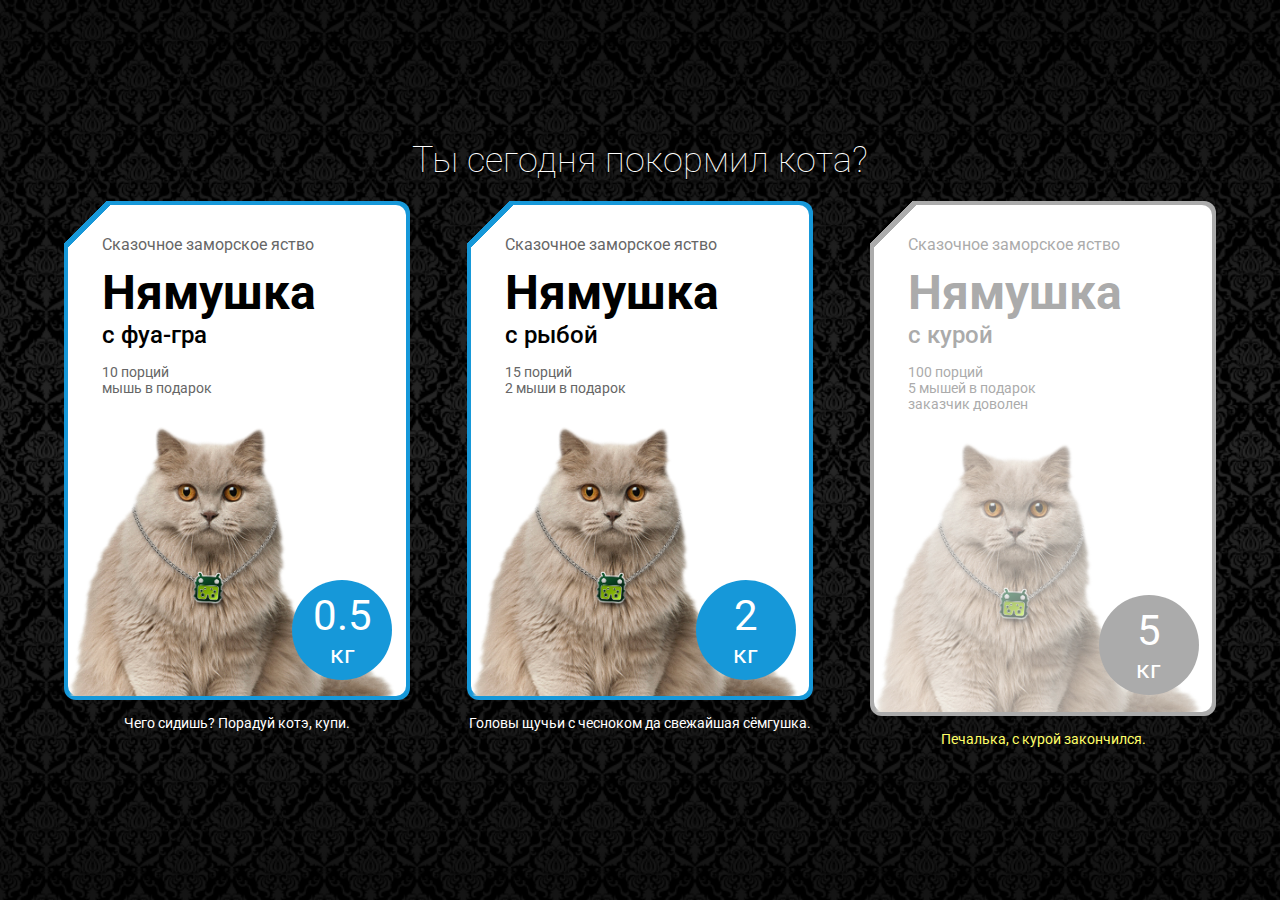
<file: index.html>
<html>
<head>
    <meta http-equiv="Content-Type" content="text/html;charset=UTF-8">
    <title>Cats Test</title>
    <link rel="stylesheet" href="index.css">
    <link rel="stylesheet" href="styles/cats.css">
</head>
<body>

    <div class="main-flex">
        <div class="main-container">
            <h1 class='main'>Ты сегодня покормил кота?</h1>
            <div id="cats"></div>
        </div>
    </div>

    <script src="scripts/const.js"></script>
    <script src="scripts/data.js"></script>
    <script src="scripts/cats.js"></script>
</body>
</html>
</file>
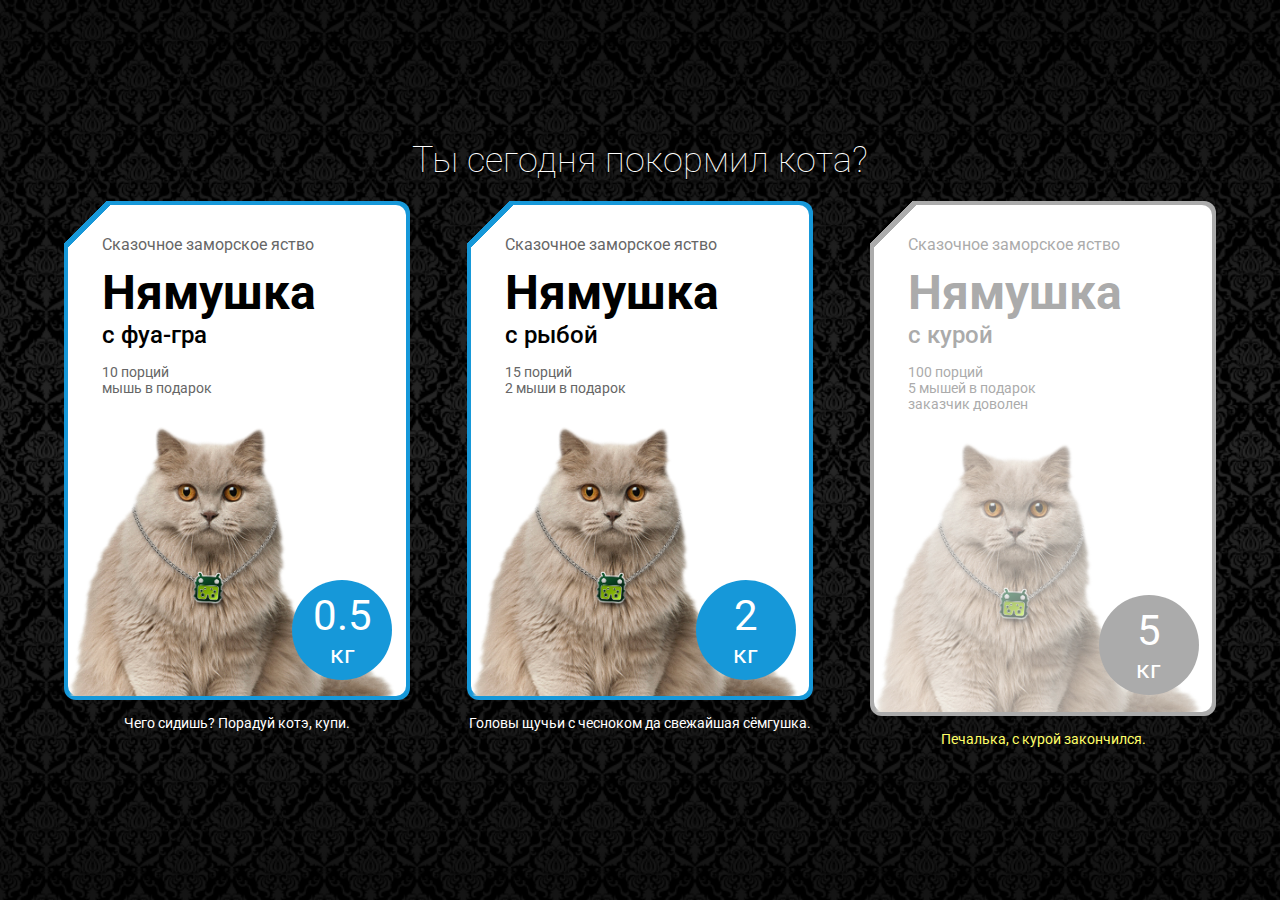
<file: index..html>
<html>
<head>
    <meta http-equiv="Content-Type" content="text/html;charset=UTF-8">
    <title>Cats Test</title>
    <link rel="stylesheet" href="index.css">
    <link rel="stylesheet" href="styles/cats.css">
</head>
<body>

    <div class="main-flex">
        <div class="main-container">
            <h1 class='main'>Ты сегодня покормил кота?</h1>
            <div id="cats"></div>
        </div>
    </div>

    <script src="scripts/const.js"></script>
    <script src="scripts/data.js"></script>
    <script src="scripts/cats.js"></script>
</body>
</html>
</file>
<file: index.css>
@import url('https://fonts.googleapis.com/css2?family=Roboto:wght@100;300;400;500;700;900&display=swap');

:root{
    --color-white:#FFF;
    --border-standart:#1698D9;
}

*{
    font-family: 'Roboto', sans-serif;
    margin: 0;
    padding: 0;
    box-sizing: border-box;
}

body{
    background:
            linear-gradient(180deg, rgba(0, 0, 0, 0.5) 0%, rgba(0, 0, 0, 5e-05) 49.88%, rgba(0, 0, 0, 0.5) 100%),
            url("img/bg.png");
    background-size: cover;
    min-height: 98vh;
}

.main-flex{
    height: 100%;
    display: flex;
    align-content: center;
}

h1.main{
    width: 100%;
    color: var(--color-white);
    font-size: 36px;
    font-weight: 100;
    text-shadow: 0 1px 1px #000000;
    margin: 10px 0 10px;
    text-align: center;
}

.main-container{
    width: 90%;
    height: auto;
    margin: auto;
}
</file>
<file: styles/cats.css>
/*главный контейнер карточек*/
.cats-container{
    width: 100%;
    padding: 10px 0;
    height: auto;
    display: flex;
    justify-content: space-between;
}

.cart-container{
    width: 30%;
    height: 100%;
    padding: 0;
    display: flex;
    flex-wrap: wrap;
}

.cart-container p.bottom-text{
    margin: 15px 0;
    width: 100%;
    text-align: center;
    color: var(--color-white);
    font-size: 14px;
    cursor: pointer;
}
.cart-container p.bottom-text.disabled{
    color: #FFFF66;
}
.cart-container p.bottom-text a{
    color: var(--border-standart);
    transition: .3s;
    cursor: pointer;
    text-decoration: underline dotted;
}
.cart-container p.bottom-text a:hover{
    color: var(--color-white);
}

/*карточка*/
.cart-cat{
    width: 100%;
    height: auto;
    background:linear-gradient(135deg, transparent 30px, var(--border-standart) 0);
    border-radius: 12px;
    position: relative;
    cursor: pointer;
}
.cart-cat.disabled{
    background:linear-gradient(135deg, transparent 30px, #666 0);
    cursor: no-drop;
}
.cart-cat.checked{
    background:linear-gradient(135deg, transparent 30px, #D91667 0);
}
.cart-cat.disabled::after{
    content: '';
    position: absolute;
    width: 100%;
    height: 100%;
    background:linear-gradient(135deg, transparent 30px, rgba(255, 255, 255, 0.45) 0);
    left: 0;
    top: 0;
    border-radius: 12px;
}

.opac{
    opacity: .5;
}

/*контент*/
.content-cat{
    z-index: 10;
    width: calc(100% - 8px);
    height: calc(100% - 8px);
    margin: 4px;
    background:linear-gradient(135deg, transparent 30px, var(--color-white) 0);
    border-radius: 10px;
    display: flex;
    align-content: space-between;
    flex-wrap: wrap;
}

/*контеинер для фотки*/
.img-container{
    margin-top: 10px;
    width: calc(100% - 8px);
    height: 270px;
    background-image: url("../img/cat.png");
    background-size: cover;
    background-position: top left;
}

/*контейнер для текста*/
.content-cat .text{
    width: 80%;
    padding: 20px 0;
    margin: auto;
    position: relative;
}

.content-cat .text h5{
    margin: 10px 0;
    font-size: 16px;
    font-weight: 400;
    color: #666;
}
.content-cat .text h1{
    font-size: 48px;
    font-weight: 700;
}
.content-cat .text h3{
    font-size: 24px;
    font-weight: 500;
    margin-bottom: 15px;
}
.content-cat .text h1.disabled,
.content-cat .text h3.disabled{
    color: #666;
}
.content-cat .text p{
    font-size: 14px;
    color: #666;
}


/*блок нижний голуюой*/
.ves-block{
    position: absolute;
    background: var(--border-standart);
    width: 100px;
    height: 100px;
    border-radius: 50%;
    right: 5%;
    bottom: 4%;
    display: flex;
    align-content: center;
    flex-wrap: wrap;
}
.ves-block.disabled{
    background: #666;
}
.ves-block.checked{
    background: #D91667;
}
.ves-block h1,.ves-block h3{
    width: 100%;
    text-align: center;
    color: var(--color-white);
    font-weight: 400;
}
.ves-block h1{
    font-size: 42px;
}
.ves-block h3{
    font-size: 25px;
}

@media screen and (max-width: 1200px){
    .cart-container{
        width: 32%;
    }
    .img-container{
        height: 200px;
    }
}

@media screen and (max-width: 1000px){
    .cats-container{
        flex-wrap: wrap;
    }
    .cart-container{
        width: 49%;
    }
}
@media screen and (max-width: 650px){
    .cats-container{
        justify-content: center;
    }
    .cart-container{
        width: 80%;
    }
    .img-container{
        height: 300px;
    }
}
@media screen and (max-width: 500px){
    .cart-container{
        width: 95%;
    }
    .img-container{
        height: 250px;
    }
}
</file>
